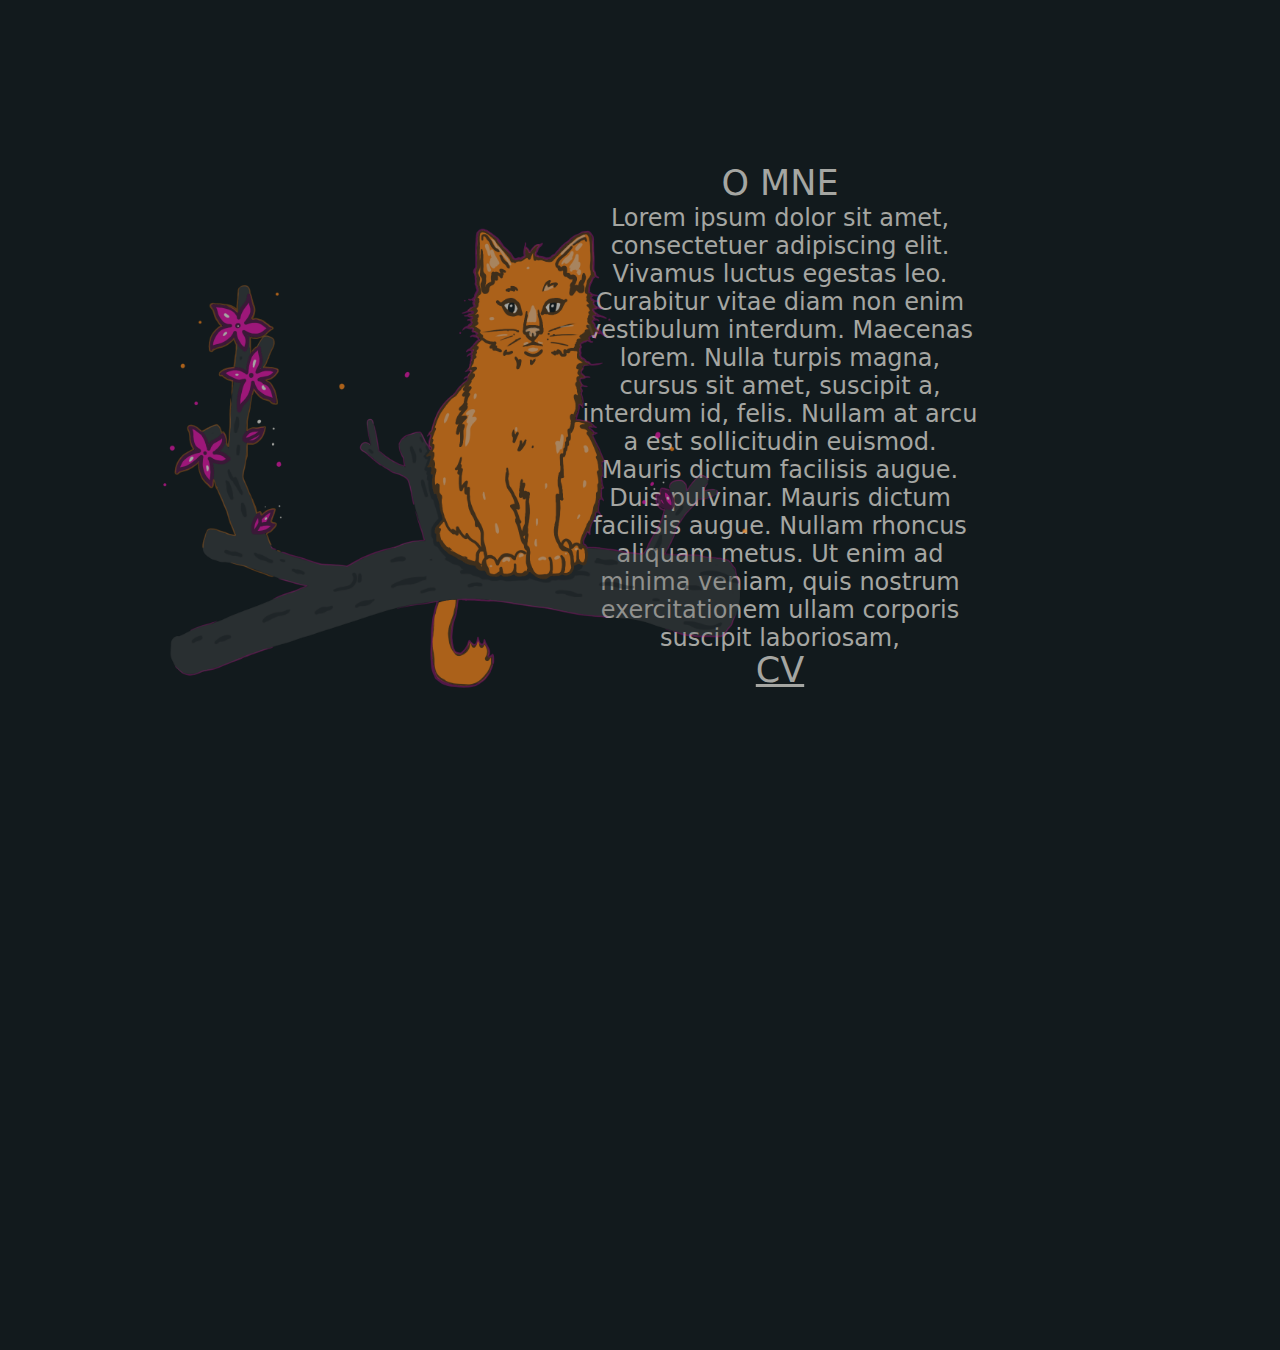
<file: about.html>
<!DOCTYPE html>
<html lang="en">
<head>
    <meta charset="UTF-8">
    <meta name="viewport" content="width=device-width, initial-scale=1.0">
    <title>About</title>
    <link rel="stylesheet" href="about.css">
</head>
<body>


<div class="text">
<h1>O MNE</h1>
<p>
    Lorem ipsum dolor sit amet, consectetuer adipiscing elit. Vivamus luctus egestas leo. 
    Curabitur vitae diam non enim vestibulum interdum. Maecenas lorem. Nulla turpis magna, 
    cursus sit amet, suscipit a, interdum id, felis. Nullam at arcu a est sollicitudin euismod. 
    Mauris dictum facilisis augue. Duis pulvinar. Mauris dictum facilisis augue. Nullam rhoncus aliquam metus. 
    Ut enim ad minima veniam, quis nostrum exercitationem ullam corporis suscipit laboriosam, 
</p>
</div>

<a href="image/CV_2025.jpg" target="_blank" rel="noopener noreferrer">CV</a>


<div>
    <img src="image/ANIMACE_ZAVERECKA_KOCKA.png" alt="kosiska">
</div>




        
</body>
</html>
</file>
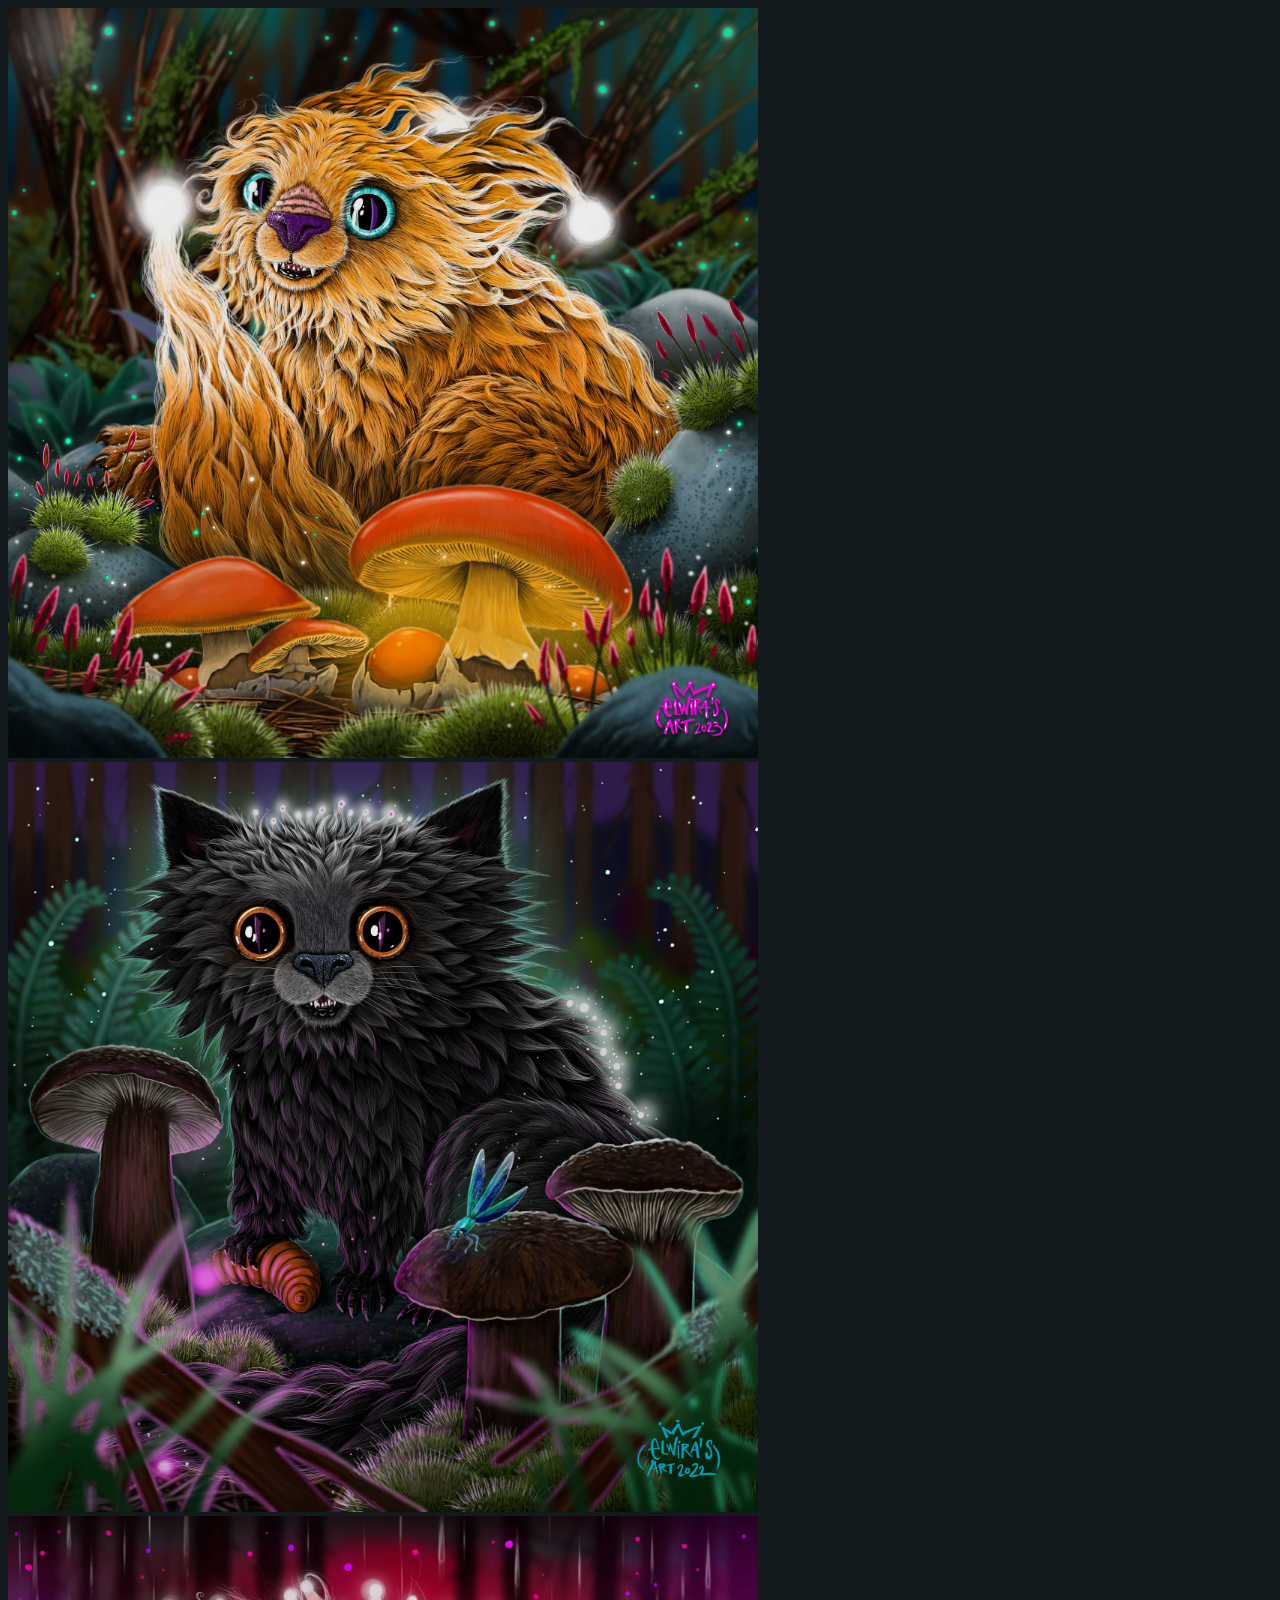
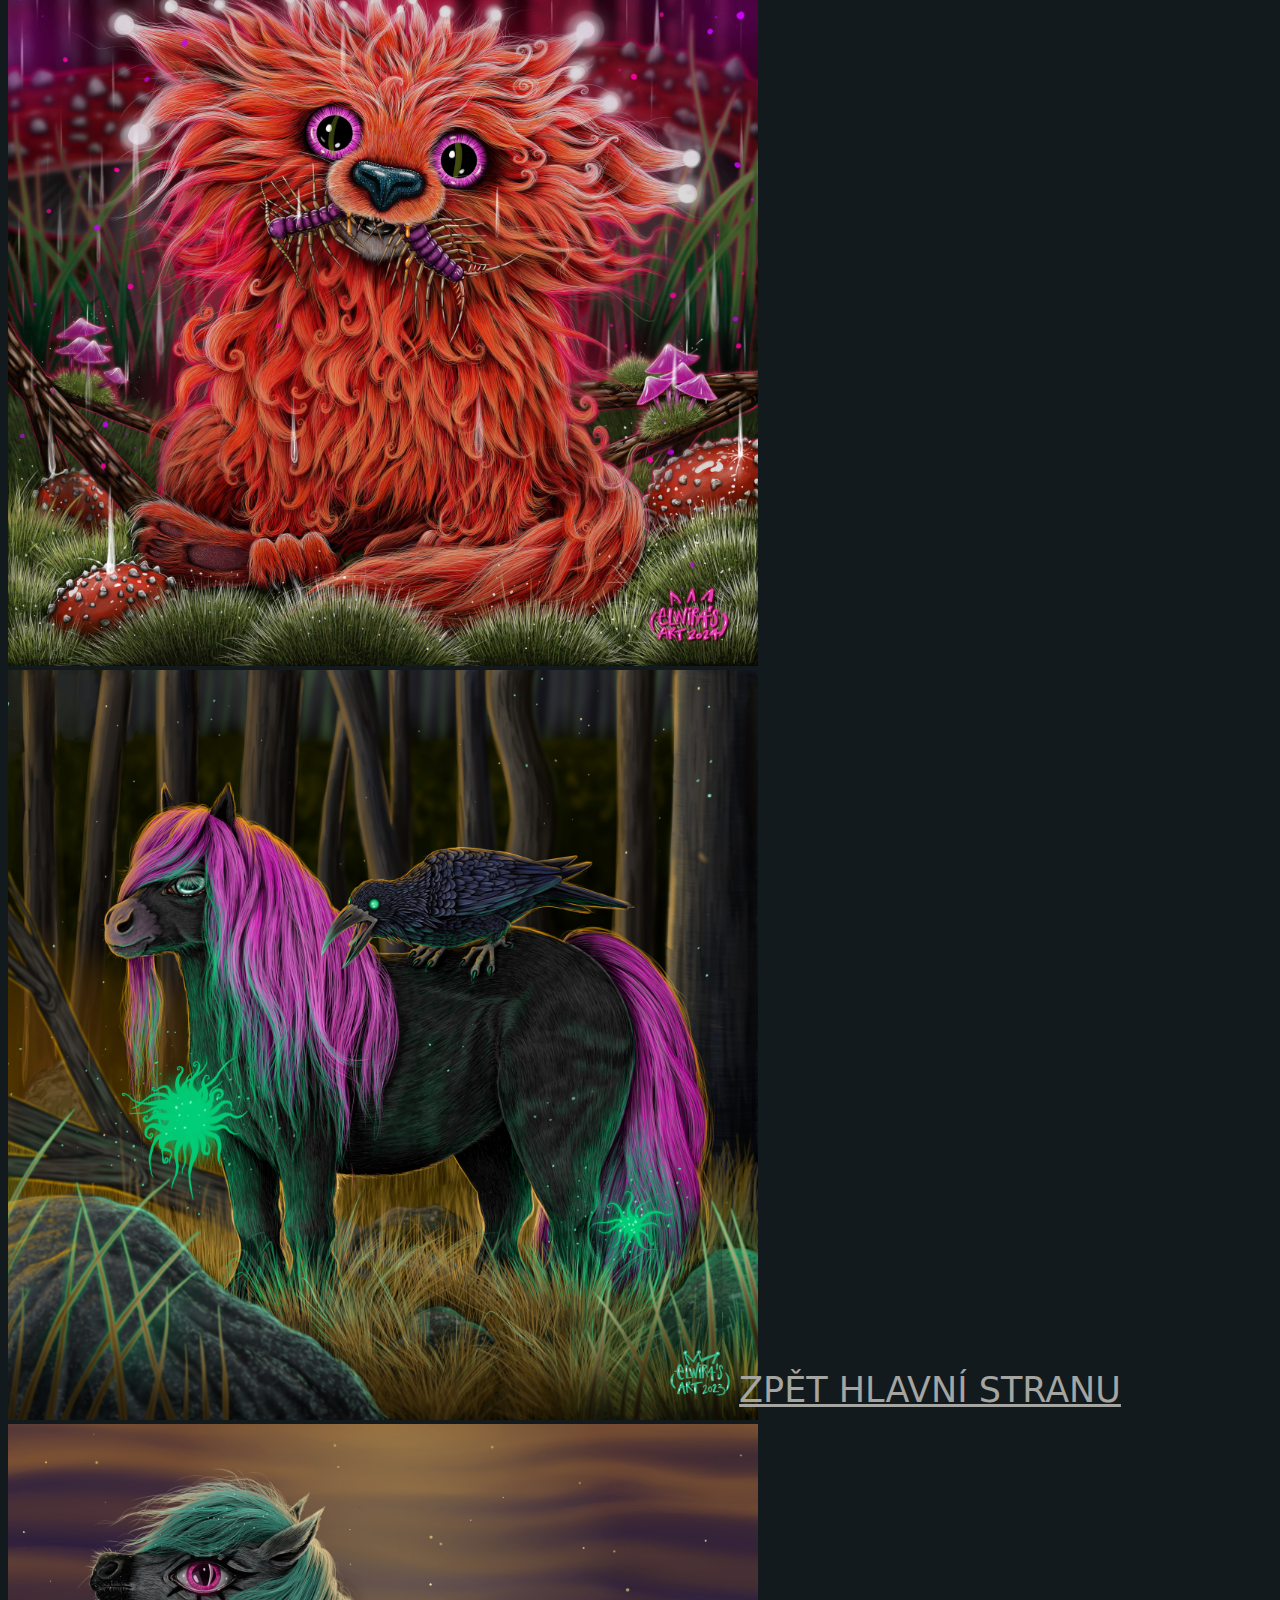
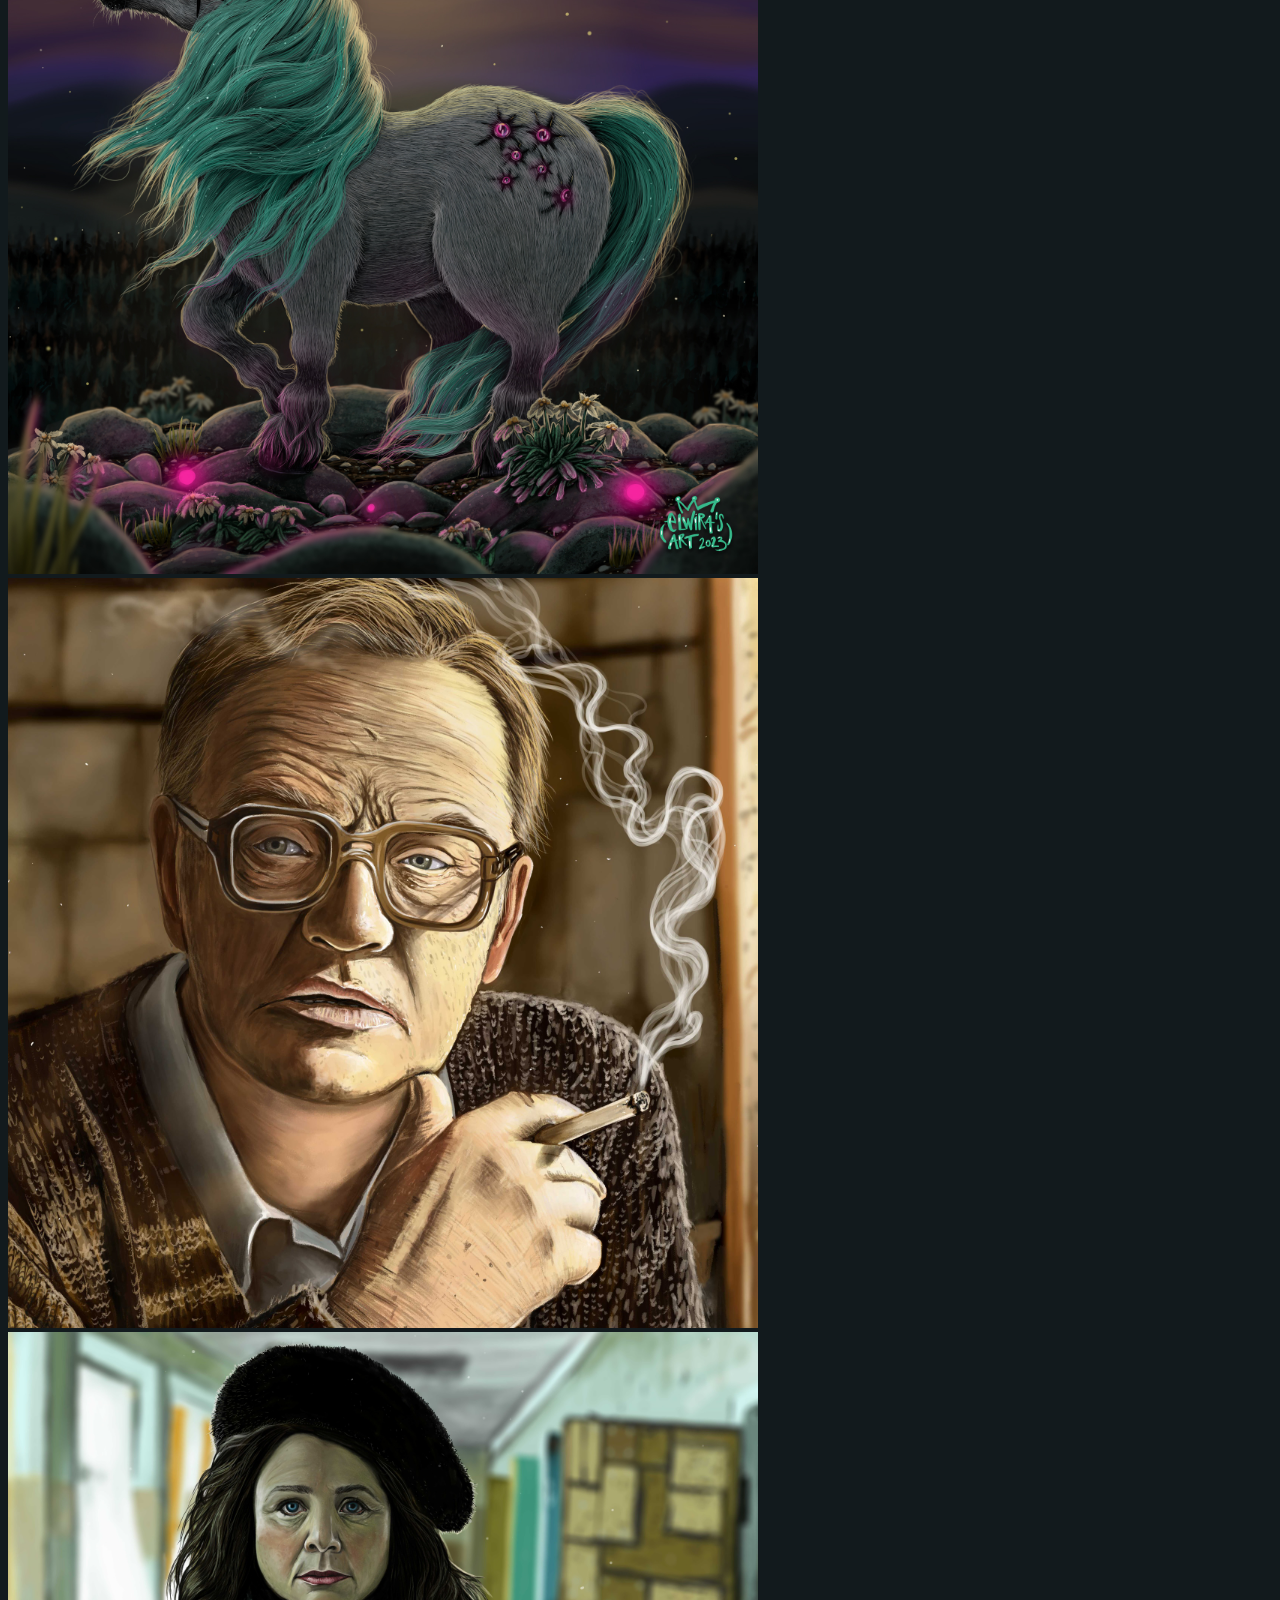
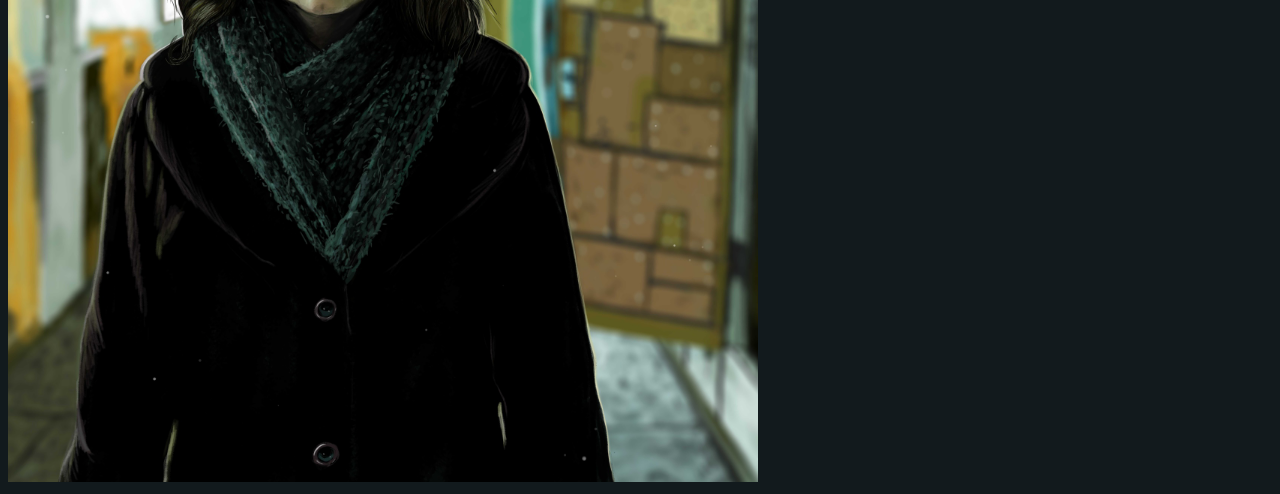
<file: galerie.html>
<!DOCTYPE html>
<html lang="en">
<head>
    <meta charset="UTF-8">
    <meta name="viewport" content="width=device-width, initial-scale=1.0">
<title>Galerie</title>
<link rel="stylesheet" href="galerie.css">
</head>
<body>

    <img src="image/mysice_orange.jpg" alt="">
    <img src="image/mysice_black.jpg" alt="">
    <img src="image/mysice_red.jpg" alt="">
    <img src="image/black_pony.jpg" alt="">
    <img src="image/white_pony.jpg" alt="">
    <img src="image/legasov.jpg" alt="">
    <img src="image/chomyuk.jpg" alt="">

    <a href="index.html" target="_blank" rel="noopener noreferrer">ZPĚT HLAVNÍ STRANU</a>


    
</body>
</html>
</file>
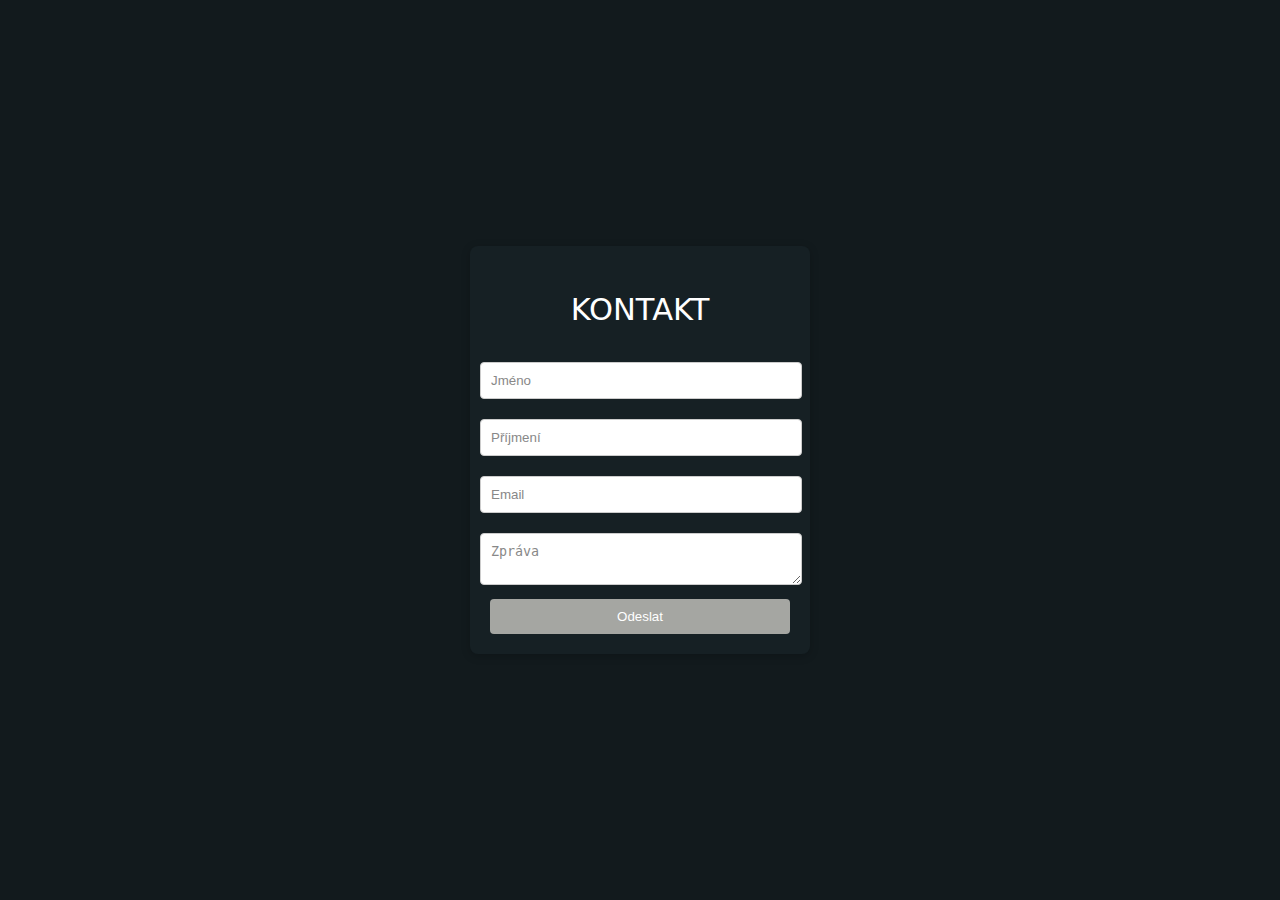
<file: kontakt.html>
<!DOCTYPE html>
<html lang="cs">
<head>
    <meta charset="UTF-8">
    <meta name="viewport" content="width=device-width, initial-scale=1.0">
    <link rel="stylesheet" href="kontakt.css">
    <title>Kontaktní formulář</title>
</head>
<body>
    <div class="form-container">
        <h2>KONTAKT</h2>
        <form>
            <input type="text" placeholder="Jméno" required>
            <input type="text" placeholder="Příjmení" required>
            <input type="email" placeholder="Email" required>
            <textarea placeholder="Zpráva" required></textarea>
            <button type="submit">Odeslat</button>
        </form>
    </div>
</body>
</html>
</file>
<file: about.css>
body {

    background-color: #121a1d;
    
}


p {
font-family: system-ui, -apple-system, BlinkMacSystemFont, 'Segoe UI', Roboto, Oxygen, Ubuntu, Cantarell, 'Open Sans', 'Helvetica Neue', sans-serif; color: #a5a6a2;
font-weight: 200;
font-size: 24px;
top: 180px;
right: 300px;
text-align: center;
position: absolute;
height: 700px;
width: 400px;
    }

h1 {
        font-family: system-ui, -apple-system, BlinkMacSystemFont, 'Segoe UI', Roboto, Oxygen, Ubuntu, Cantarell, 'Open Sans', 'Helvetica Neue', sans-serif; color: #a5a6a2;
        font-weight: 400;
        font-size: 35px;
        top: 140px;
        right: 300px;
        text-align: center;
        position: absolute;
        height: 700px;
        width: 400px;
            }

a {

    font-family: system-ui, -apple-system, BlinkMacSystemFont, 'Segoe UI', Roboto, Oxygen, Ubuntu, Cantarell, 'Open Sans', 'Helvetica Neue', sans-serif; color: #a5a6a2;
        font-weight: 400;
        font-size: 35px;
        top: 650px;
        right: 300px;
        text-align: center;
        position: absolute;
        height: 700px;
        width: 400px;
            }

a:hover {

color: #f78419;
        }


img {

top: 200px;
left: 150px;
position: absolute;
height: 500px;
width:fit-content;


            }
</file>
<file: galerie.css>
body {

    background-color: #121a1d;
}

img {

height: 750px;
}

a {

    font-family: system-ui, -apple-system, BlinkMacSystemFont, 'Segoe UI', Roboto, Oxygen, Ubuntu, Cantarell, 'Open Sans', 'Helvetica Neue', sans-serif; color: #a5a6a2;
        font-weight: 400;
        font-size: 35px;
        top: 2970px;
        right: 150px;
        text-align: center;
        position: absolute;
        height: 700px;
        width: 400px;
            }

a:hover {
color: #f78419;
        }
</file>
<file: kontakt.css>
body {
        
        margin: 0;
        padding: 0;
        display: flex;
        justify-content: center;
        align-items: center;
        height: 100vh;
        background-color: #121a1d;

 }
    
    .form-container {
        background-color: #162024; /* Pozadí formuláře */
        padding: 20px;
        border-radius: 8px;
        box-shadow: 0 2px 10px rgba(0, 0, 0, 0.2);
        width: 300px; /* Šířka formuláře */
    }
    
    h2 {
        font-family: system-ui, -apple-system, BlinkMacSystemFont, 'Segoe UI', Roboto, Oxygen, Ubuntu, Cantarell, 'Open Sans', 'Helvetica Neue', sans-serif;
        font-weight: 150;
        font-size: 30.5px;
        color: white; /* Barva textu pro nadpis */
        text-align: center;
    }
    
    input, textarea {
        width: 100%;
        padding: 10px;
        margin: 10px -10px;
        border: 1px solid #ccc; /* Světle šedý okraj */
        border-radius: 4px;
    }
    
    input::placeholder, textarea::placeholder {
        color: #888; /* Barva placeholderu */
    }
    
    button {
        background-color: #a5a6a2; /* Barva tlačítka */
        color: white;
        border: none;
        padding: 10px;
        border-radius: 4px;
        cursor: pointer;
        width: 100%;
    }
    
    button:hover {
        background-color: #e217a7; /* Tmavší zelená při najetí myší */
    }
</file>
